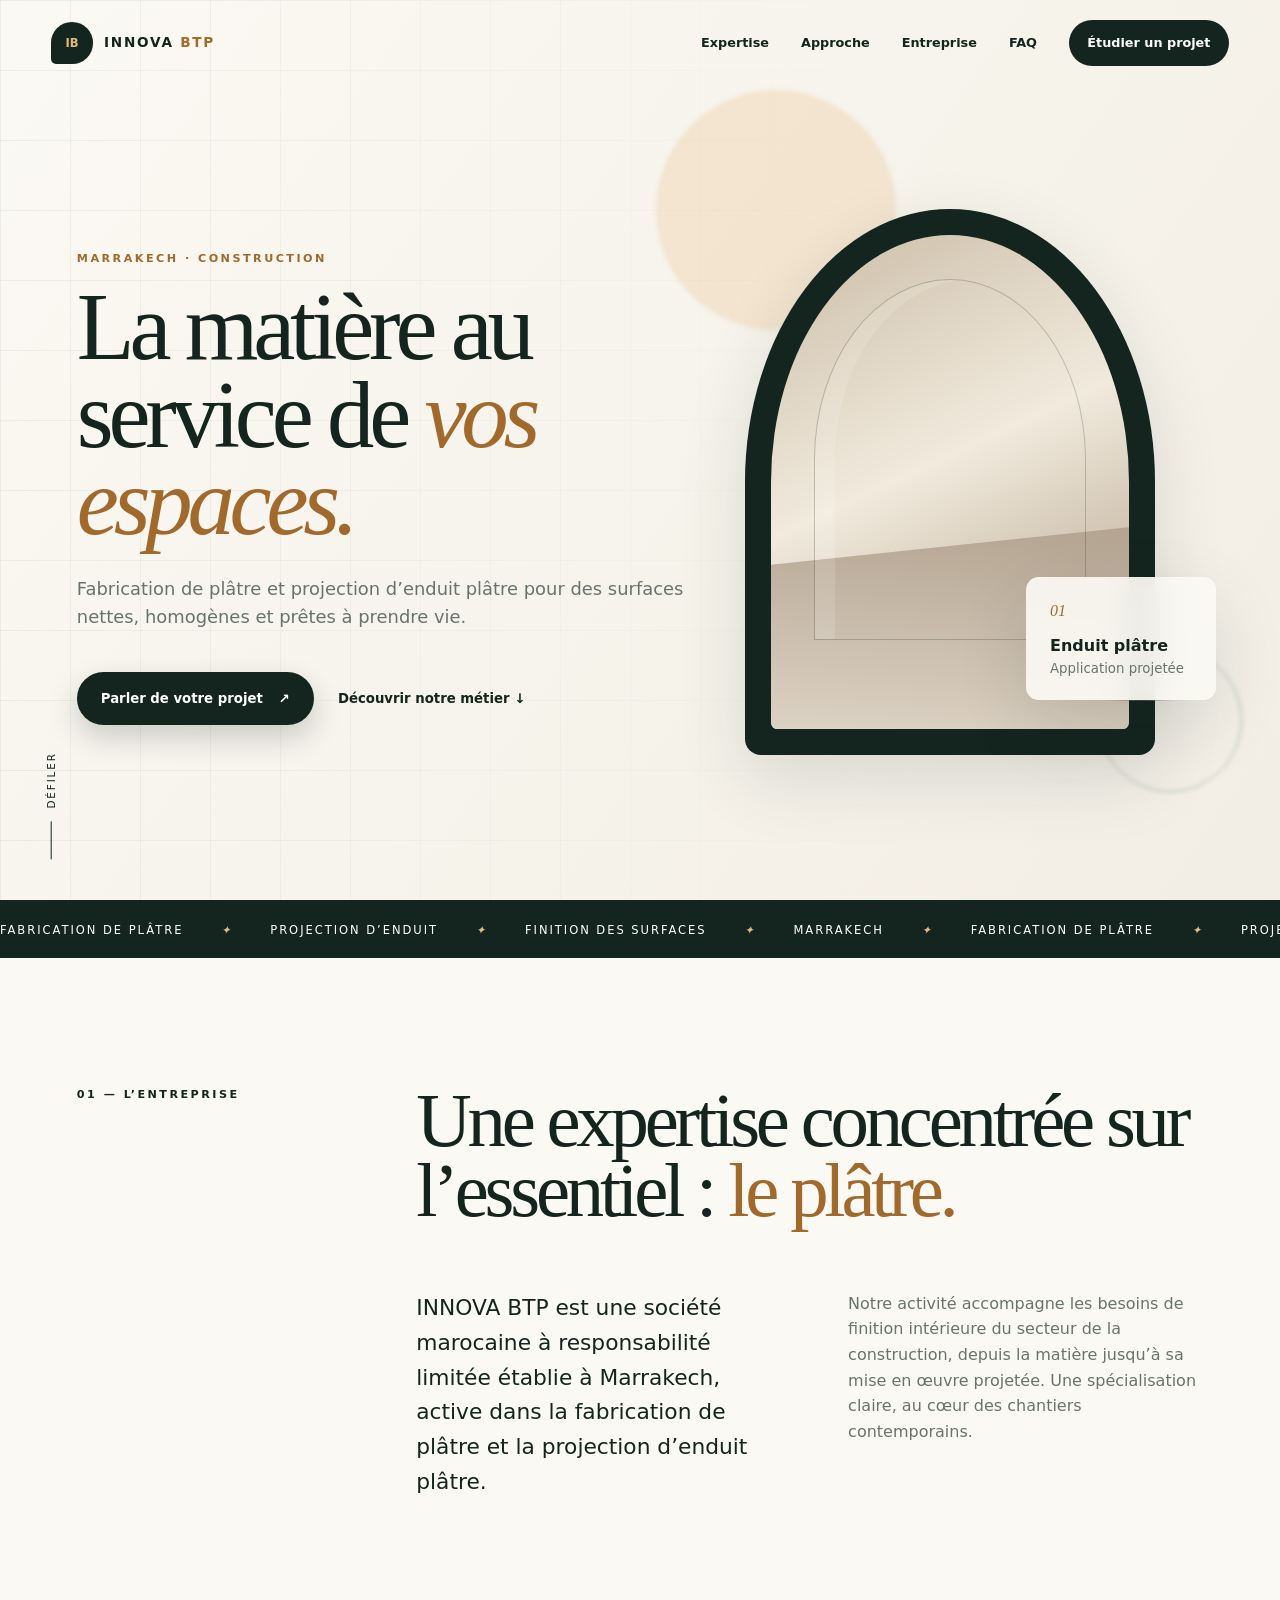
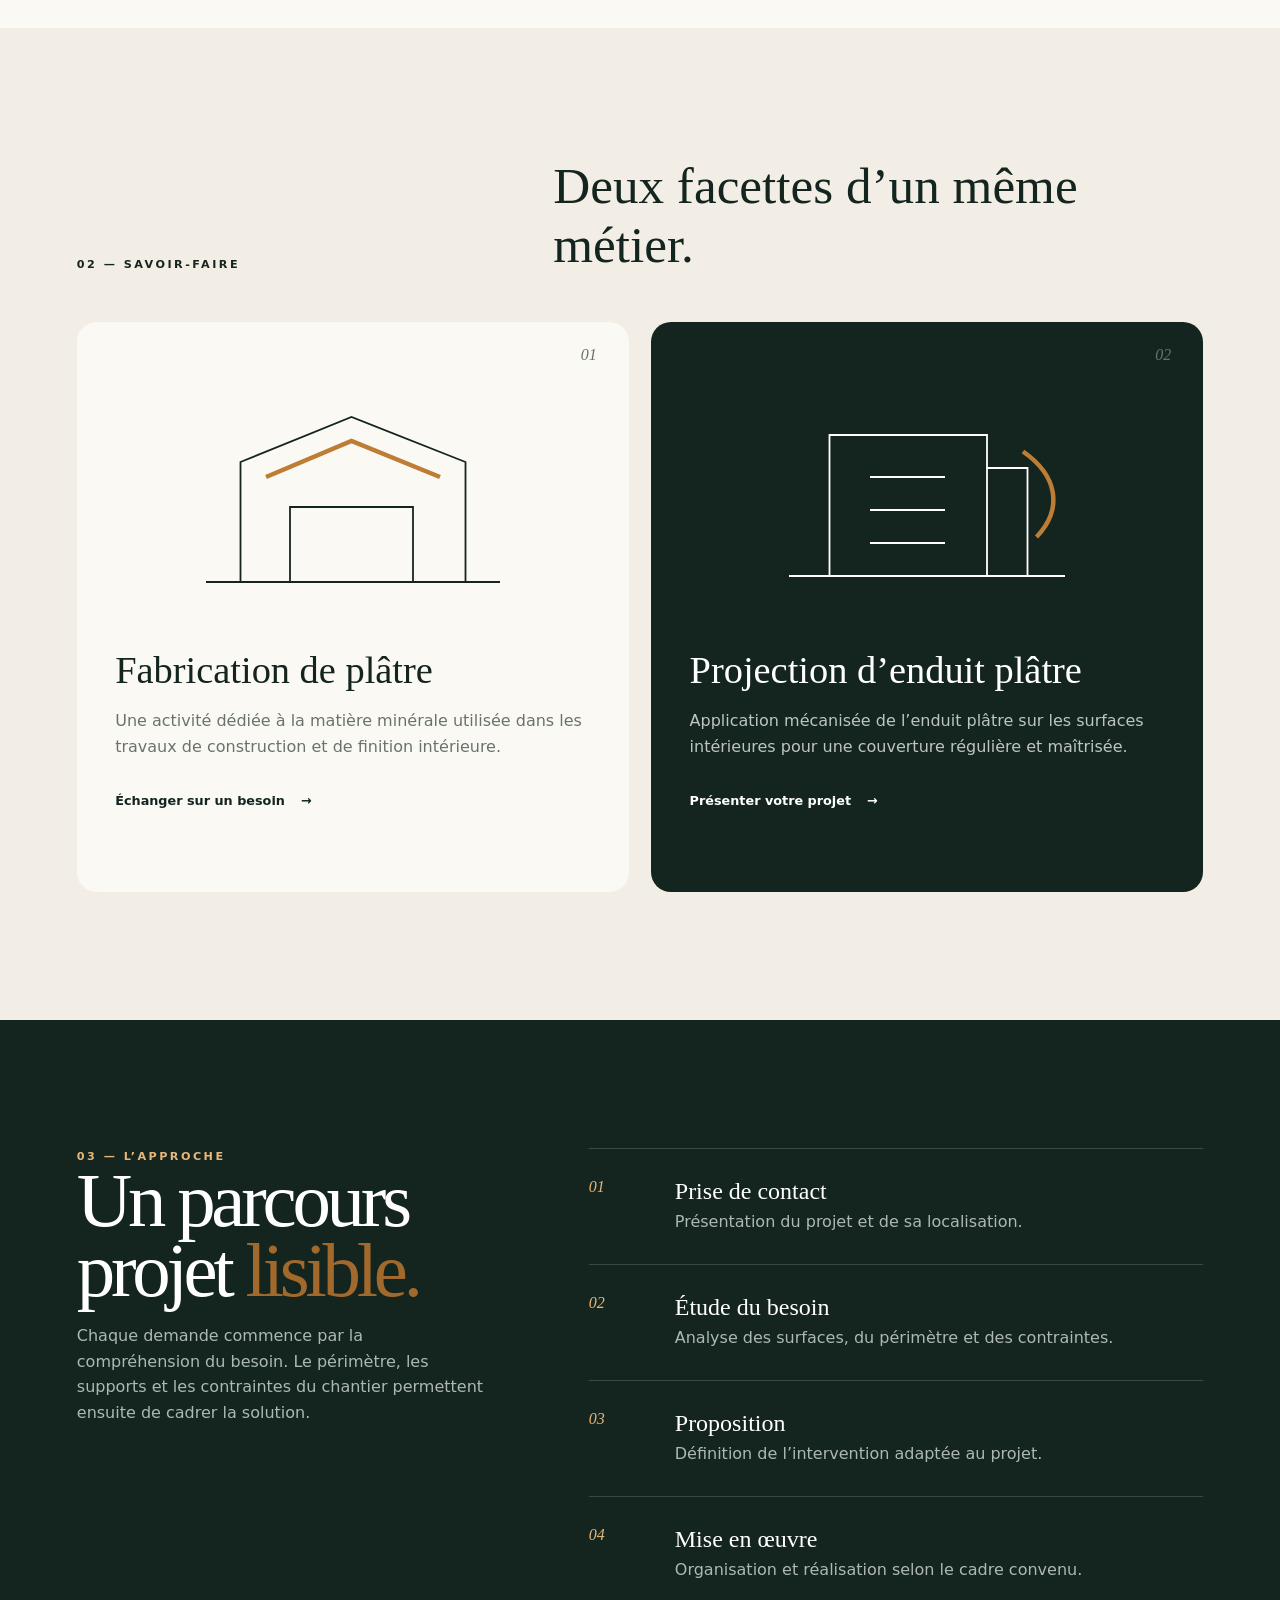
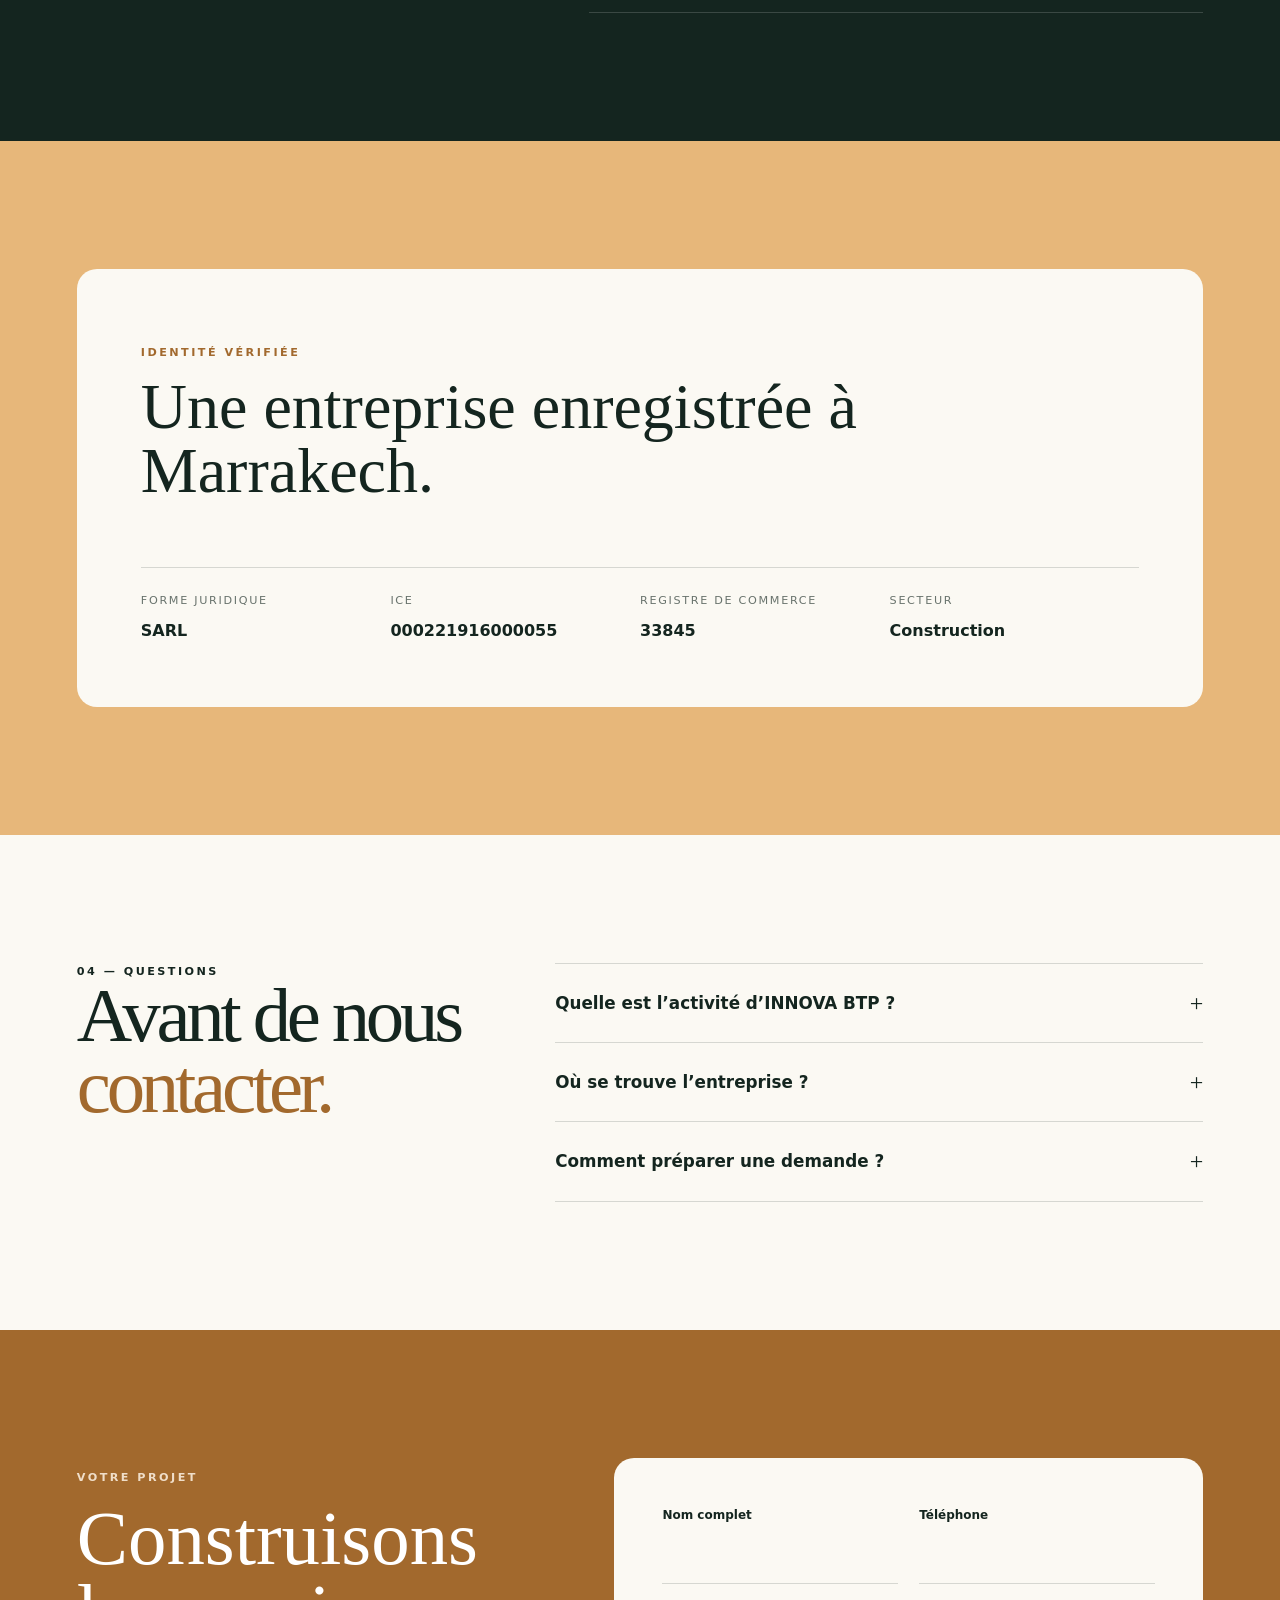
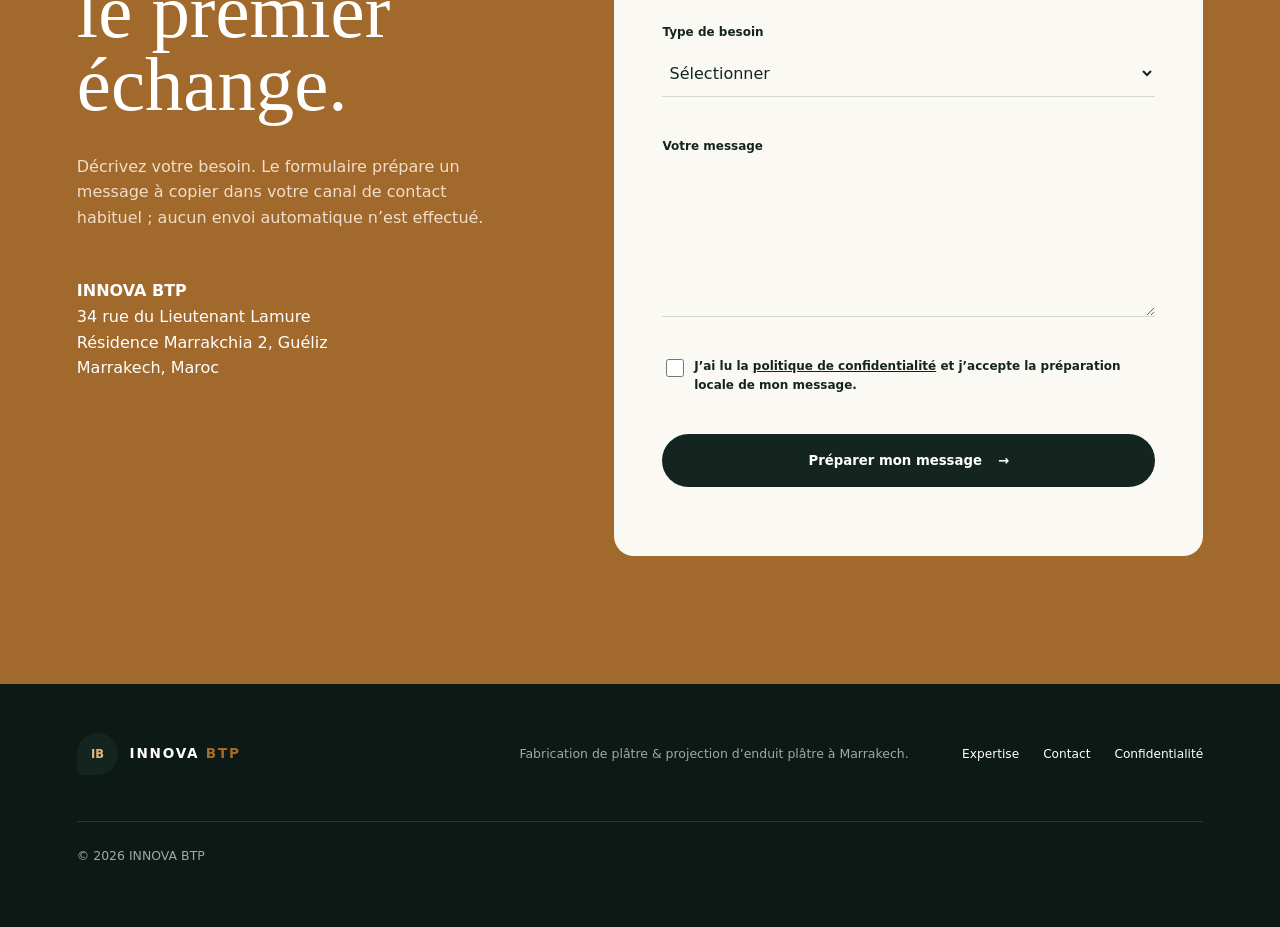
<file: index.html>
<!doctype html>
<html lang="fr">
<head>
  <meta charset="utf-8"><meta name="viewport" content="width=device-width,initial-scale=1">
  <title>INNOVA BTP — Plâtre & enduit projeté à Marrakech</title>
  <meta name="description" content="INNOVA BTP, fabricant de plâtre et spécialiste de la projection d’enduit plâtre à Marrakech.">
  <meta name="theme-color" content="#14251f"><meta name="google-site-verification" content="X0EvvvWEDlTYE9LuuX4nj2eLFCBxYpxoMkE8IM0bK-8" /><meta property="og:title" content="INNOVA BTP — Plâtre & enduit projeté"><meta property="og:description" content="Solutions de plâtre et projection d’enduit à Marrakech."><meta property="og:type" content="website"><meta property="og:locale" content="fr_MA">
  <link rel="icon" href="assets/icons/favicon.svg" type="image/svg+xml"><link rel="stylesheet" href="assets/css/style.css"><link rel="stylesheet" href="assets/css/animations.css"><link rel="stylesheet" href="assets/css/responsive.css">
  <script type="application/ld+json">{"@context":"https://schema.org","@type":"Organization","name":"INNOVA BTP","address":{"@type":"PostalAddress","streetAddress":"34 Rue Lt Lamur, Résidence Marrakchia 2, Guéliz","addressLocality":"Marrakech","addressCountry":"MA"}}</script>
</head>
<body>
  <a class="skip" href="#main">Aller au contenu</a><div class="loader" aria-hidden="true"><span>IB</span></div>
  <header class="site-header" id="header"><a class="brand" href="index.html" aria-label="INNOVA BTP, accueil"><span class="brand-mark">IB</span><span>INNOVA <b>BTP</b></span></a><button class="menu-toggle" aria-expanded="false" aria-controls="nav"><span></span><span></span><span></span><span class="sr-only">Menu</span></button><nav id="nav" aria-label="Navigation principale"><a href="#expertise">Expertise</a><a href="#approche">Approche</a><a href="#entreprise">Entreprise</a><a href="#faq">FAQ</a><a class="nav-cta" href="#contact">Étudier un projet</a><a class="mobile-legal" href="privacy-policy.html">Confidentialité</a></nav></header>
  <main id="main">
    <section class="hero" aria-labelledby="hero-title"><div class="hero-grid"></div><div class="orb orb-one"></div><div class="orb orb-two"></div><div class="hero-copy"><p class="eyebrow reveal">Marrakech · Construction</p><h1 id="hero-title" class="split-title">La matière au service de <em>vos espaces.</em></h1><p class="hero-lead reveal">Fabrication de plâtre et projection d’enduit plâtre pour des surfaces nettes, homogènes et prêtes à prendre vie.</p><div class="hero-actions reveal"><a class="button primary magnetic" href="#contact">Parler de votre projet <span>↗</span></a><a class="button text" href="#expertise">Découvrir notre métier ↓</a></div></div><div class="hero-visual" aria-hidden="true"><div class="arch"><div class="arch-inner"></div><div class="material-card"><span>01</span><strong>Enduit plâtre</strong><small>Application projetée</small></div></div></div><div class="scroll-cue" aria-hidden="true"><span></span>Défiler</div>
    </section>
    <section class="marquee" aria-label="Domaines d’activité"><div>FABRICATION DE PLÂTRE <i>✦</i> PROJECTION D’ENDUIT <i>✦</i> FINITION DES SURFACES <i>✦</i> MARRAKECH <i>✦</i> FABRICATION DE PLÂTRE <i>✦</i> PROJECTION D’ENDUIT <i>✦</i></div></section>
    <section class="section intro" id="entreprise"><div class="section-tag reveal">01 — L’entreprise</div><div><h2 class="display reveal">Une expertise concentrée sur l’essentiel&nbsp;: <span>le plâtre.</span></h2><div class="intro-grid"><p class="lead reveal">INNOVA BTP est une société marocaine à responsabilité limitée établie à Marrakech, active dans la fabrication de plâtre et la projection d’enduit plâtre.</p><p class="reveal">Notre activité accompagne les besoins de finition intérieure du secteur de la construction, depuis la matière jusqu’à sa mise en œuvre projetée. Une spécialisation claire, au cœur des chantiers contemporains.</p></div></div></section>
    <section class="section expertise" id="expertise"><div class="section-head"><div class="section-tag reveal">02 — Savoir-faire</div><h2 class="reveal">Deux facettes d’un même métier.</h2></div><div class="service-grid"><article class="service-card reveal tilt"><div class="service-no">01</div><svg viewBox="0 0 240 160" aria-hidden="true"><path d="M22 132h196M45 132V52l74-30 76 30v80M78 132V82h82v50"/><path class="accent" d="M62 62l57-24 59 24"/></svg><h3>Fabrication de plâtre</h3><p>Une activité dédiée à la matière minérale utilisée dans les travaux de construction et de finition intérieure.</p><a href="#contact">Échanger sur un besoin <span>→</span></a></article><article class="service-card dark reveal tilt"><div class="service-no">02</div><svg viewBox="0 0 240 160" aria-hidden="true"><path d="M28 128h184M55 128V34h105v94M160 56h27v72M82 62h50M82 84h50M82 106h50"/><path class="accent" d="M184 45c23 16 27 38 9 57"/></svg><h3>Projection d’enduit plâtre</h3><p>Application mécanisée de l’enduit plâtre sur les surfaces intérieures pour une couverture régulière et maîtrisée.</p><a href="#contact">Présenter votre projet <span>→</span></a></article></div></section>
    <section class="section process" id="approche"><div class="process-copy"><div class="section-tag reveal">03 — L’approche</div><h2 class="display reveal">Un parcours projet <span>lisible.</span></h2><p class="reveal">Chaque demande commence par la compréhension du besoin. Le périmètre, les supports et les contraintes du chantier permettent ensuite de cadrer la solution.</p></div><ol class="steps"><li class="reveal"><span>01</span><div><h3>Prise de contact</h3><p>Présentation du projet et de sa localisation.</p></div></li><li class="reveal"><span>02</span><div><h3>Étude du besoin</h3><p>Analyse des surfaces, du périmètre et des contraintes.</p></div></li><li class="reveal"><span>03</span><div><h3>Proposition</h3><p>Définition de l’intervention adaptée au projet.</p></div></li><li class="reveal"><span>04</span><div><h3>Mise en œuvre</h3><p>Organisation et réalisation selon le cadre convenu.</p></div></li></ol></section>
    <section class="section identity"><div class="identity-card reveal"><p class="eyebrow">Identité vérifiée</p><h2>Une entreprise enregistrée à Marrakech.</h2><dl><div><dt>Forme juridique</dt><dd>SARL</dd></div><div><dt>ICE</dt><dd>000221916000055</dd></div><div><dt>Registre de commerce</dt><dd>33845</dd></div><div><dt>Secteur</dt><dd>Construction</dd></div></dl></div></section>
    <section class="section faq" id="faq"><div><div class="section-tag reveal">04 — Questions</div><h2 class="display reveal">Avant de nous <span>contacter.</span></h2></div><div class="accordion"><article class="reveal"><button aria-expanded="false"><span>Quelle est l’activité d’INNOVA BTP&nbsp;?</span><i>+</i></button><div class="answer"><p>INNOVA BTP exerce dans la fabrication de plâtre et la projection d’enduit plâtre, dans le secteur de la construction.</p></div></article><article class="reveal"><button aria-expanded="false"><span>Où se trouve l’entreprise&nbsp;?</span><i>+</i></button><div class="answer"><p>Le siège est situé à la Résidence Marrakchia 2, 34 rue du Lieutenant Lamure, Guéliz, Marrakech, Maroc.</p></div></article><article class="reveal"><button aria-expanded="false"><span>Comment préparer une demande&nbsp;?</span><i>+</i></button><div class="answer"><p>Indiquez la nature du projet, sa localisation, les surfaces concernées et vos contraintes de calendrier. Ces éléments facilitent une première étude.</p></div></article></div></section>
    <section class="contact" id="contact"><div class="contact-copy"><p class="eyebrow reveal">Votre projet</p><h2 class="reveal">Construisons le premier échange.</h2><p class="reveal">Décrivez votre besoin. Le formulaire prépare un message à copier dans votre canal de contact habituel&nbsp;; aucun envoi automatique n’est effectué.</p><address class="reveal"><strong>INNOVA BTP</strong><br>34 rue du Lieutenant Lamure<br>Résidence Marrakchia 2, Guéliz<br>Marrakech, Maroc</address></div><form id="contact-form" novalidate><div class="field"><label for="name">Nom complet</label><input id="name" name="name" autocomplete="name" required minlength="2"><small></small></div><div class="field"><label for="phone">Téléphone</label><input id="phone" name="phone" autocomplete="tel" inputmode="tel" pattern="[0-9+ ()-]{7,20}"><small></small></div><div class="field full"><label for="subject">Type de besoin</label><select id="subject" name="subject" required><option value="">Sélectionner</option><option>Fabrication de plâtre</option><option>Projection d’enduit plâtre</option><option>Autre demande professionnelle</option></select><small></small></div><div class="field full"><label for="message">Votre message</label><textarea id="message" name="message" rows="5" required minlength="20"></textarea><small></small></div><div class="field full consent"><input type="checkbox" id="consent" required><label for="consent">J’ai lu la <a href="privacy-policy.html">politique de confidentialité</a> et j’accepte la préparation locale de mon message.</label><small></small></div><button class="button light full" type="submit">Préparer mon message <span>→</span></button><div class="form-status" role="status" aria-live="polite"></div></form></section>
  </main>
  <footer><a class="brand" href="index.html"><span class="brand-mark">IB</span><span>INNOVA <b>BTP</b></span></a><p>Fabrication de plâtre & projection d’enduit plâtre à Marrakech.</p><div class="footer-links"><a href="#expertise">Expertise</a><a href="#contact">Contact</a><a href="privacy-policy.html">Confidentialité</a></div><p class="copyright">© <span id="year"></span> INNOVA BTP</p></footer><button class="to-top" aria-label="Retour en haut">↑</button>
  <script src="assets/js/main.js" defer></script><script src="assets/js/animations.js" defer></script>
</body></html>
</file>
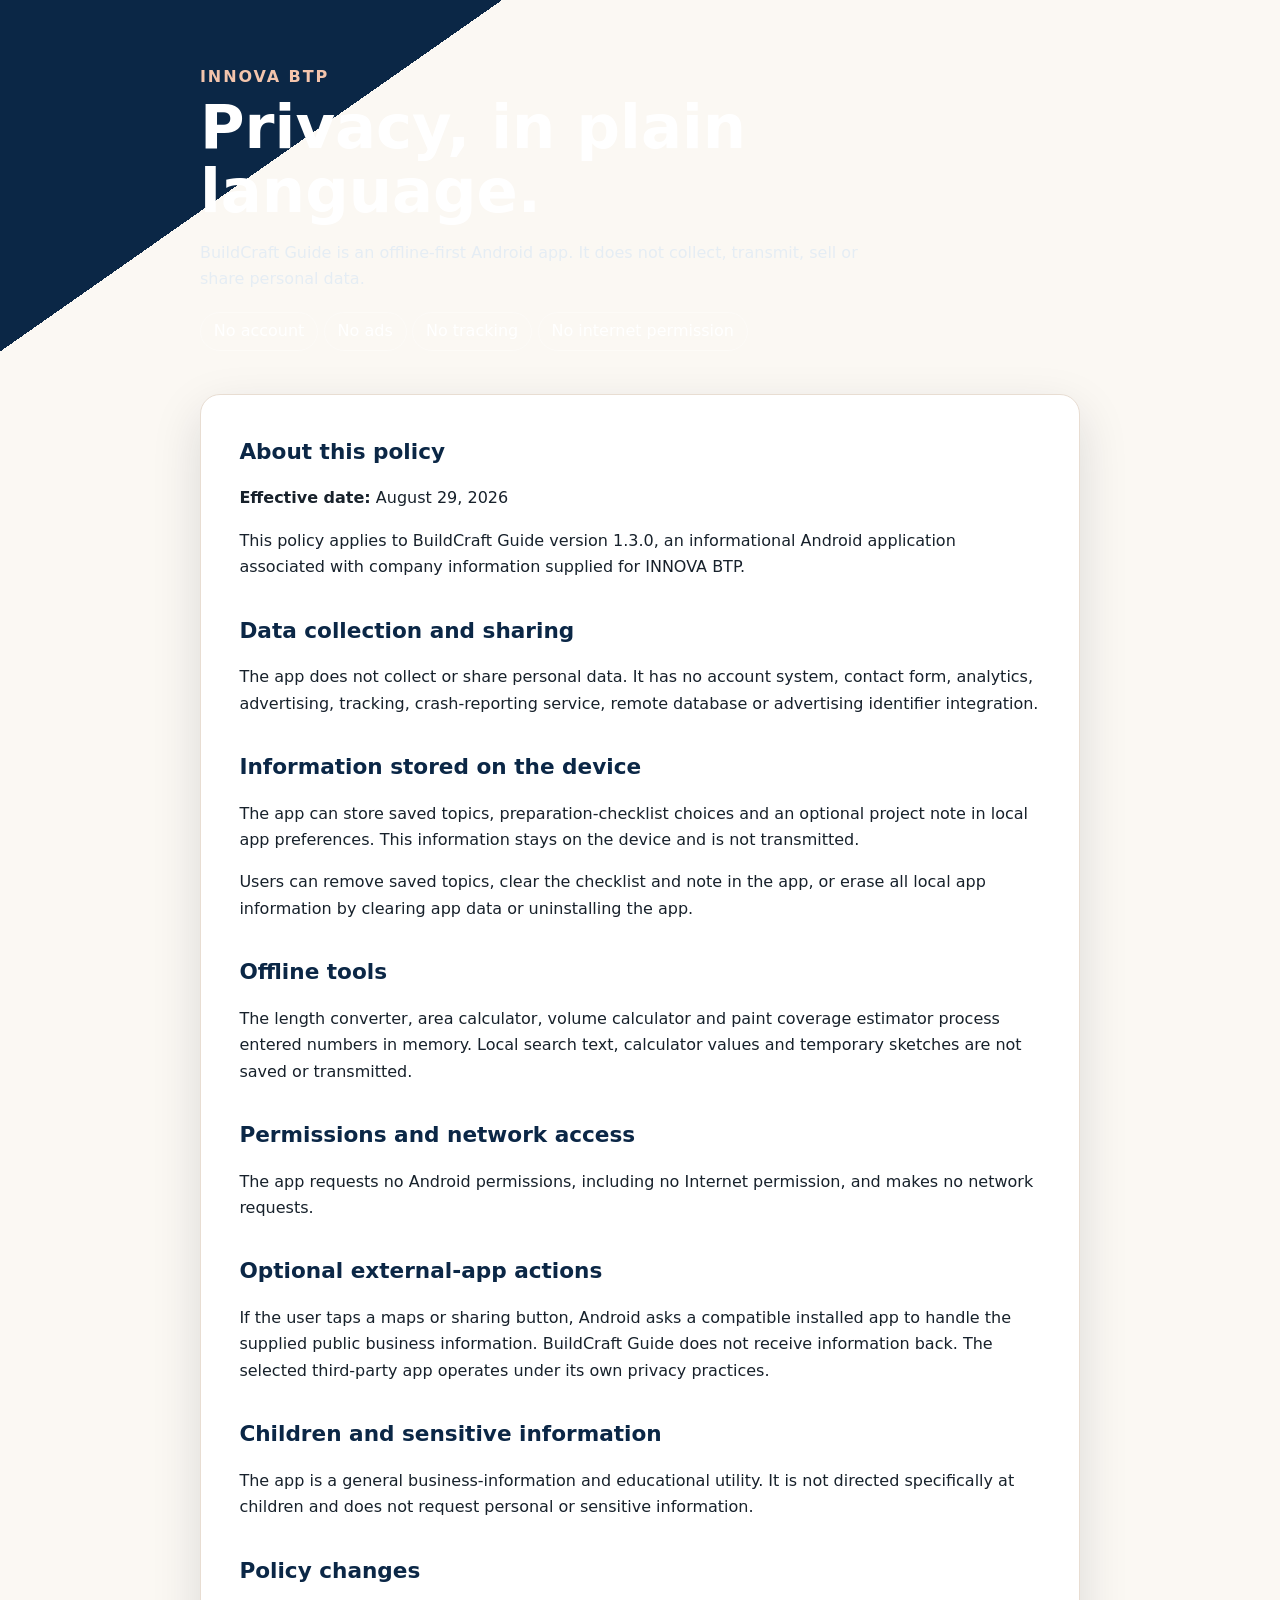
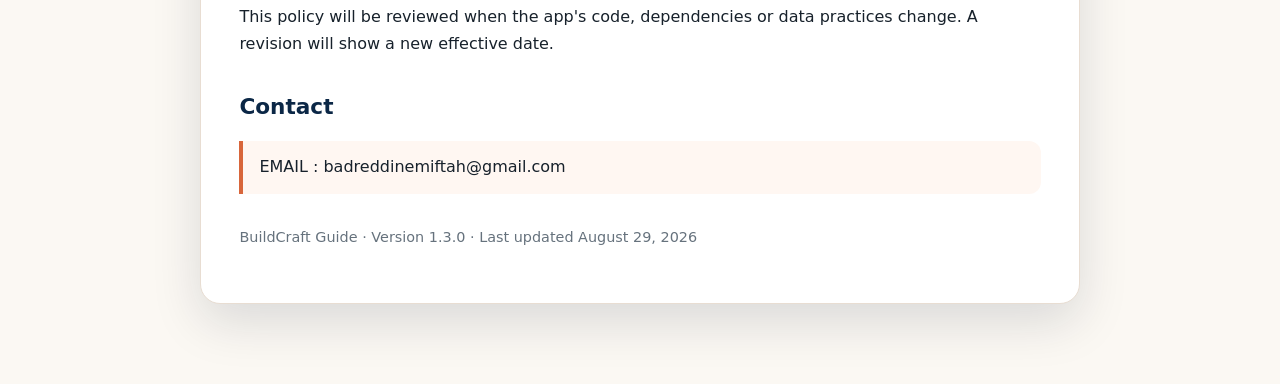
<file: privacy-policy.html>
<!doctype html>
<html lang="en">
<head>
  <meta charset="utf-8">
  <meta name="viewport" content="width=device-width,initial-scale=1">
  <meta name="color-scheme" content="light dark">
  <title>BuildCraft Guide Privacy Policy</title>
  <style>
    :root{--navy:#0b2746;--terra:#d8663b;--cream:#fbf8f3;--ink:#17212b;--muted:#66727d;--card:#fff;--line:#e8ddd2}
    *{box-sizing:border-box}body{margin:0;background:linear-gradient(145deg,var(--navy) 0 18rem,var(--cream) 18rem);color:var(--ink);font:16px/1.65 system-ui,-apple-system,"Segoe UI",sans-serif}main{width:min(880px,calc(100% - 2rem));margin:3rem auto 5rem}.hero{color:#fff;padding:1rem 0 2.5rem}.eyebrow{color:#f3c4ac;font-weight:750;letter-spacing:.12em;text-transform:uppercase}.hero h1{font-size:clamp(2rem,7vw,3.8rem);line-height:1.05;margin:.35rem 0 1rem}.hero p{max-width:44rem;color:#e5edf4}.badge{display:inline-block;border:1px solid #ffffff55;border-radius:999px;padding:.35rem .8rem;margin:.2rem .35rem .2rem 0}.card{background:var(--card);border:1px solid var(--line);border-radius:20px;box-shadow:0 18px 50px #071a2f22;padding:clamp(1.25rem,4vw,2.4rem)}h2{color:var(--navy);font-size:1.35rem;margin:2rem 0 .4rem}h2:first-child{margin-top:0}a{color:var(--terra)}li+li{margin-top:.35rem}.note{border-left:4px solid var(--terra);background:#fff7f2;padding:.85rem 1rem;border-radius:0 12px 12px 0}.footer{color:var(--muted);font-size:.9rem;margin-top:2rem}@media(prefers-color-scheme:dark){:root{--cream:#081725;--ink:#edf3f7;--muted:#b5c0c9;--card:#10283c;--line:#294258}.card h2{color:#f2a17c}.note{background:#243447}}
  </style>
</head>
<body>
<main>
  <header class="hero">
    <div class="eyebrow">INNOVA BTP</div><h1>Privacy, in plain language.</h1>
    <p>BuildCraft Guide is an offline-first Android app. It does not collect, transmit, sell or share personal data.</p>
    <span class="badge">No account</span><span class="badge">No ads</span><span class="badge">No tracking</span><span class="badge">No internet permission</span>
  </header>
  <article class="card">
    <h2>About this policy</h2><p><strong>Effective date:</strong> August 29, 2026</p><p>This policy applies to BuildCraft Guide version 1.3.0, an informational Android application associated with company information supplied for INNOVA BTP.</p>
    <h2>Data collection and sharing</h2><p>The app does not collect or share personal data. It has no account system, contact form, analytics, advertising, tracking, crash-reporting service, remote database or advertising identifier integration.</p>
    <h2>Information stored on the device</h2><p>The app can store saved topics, preparation-checklist choices and an optional project note in local app preferences. This information stays on the device and is not transmitted.</p><p>Users can remove saved topics, clear the checklist and note in the app, or erase all local app information by clearing app data or uninstalling the app.</p>
    <h2>Offline tools</h2><p>The length converter, area calculator, volume calculator and paint coverage estimator process entered numbers in memory. Local search text, calculator values and temporary sketches are not saved or transmitted.</p>
    <h2>Permissions and network access</h2><p>The app requests no Android permissions, including no Internet permission, and makes no network requests.</p>
    <h2>Optional external-app actions</h2><p>If the user taps a maps or sharing button, Android asks a compatible installed app to handle the supplied public business information. BuildCraft Guide does not receive information back. The selected third-party app operates under its own privacy practices.</p>
    <h2>Children and sensitive information</h2><p>The app is a general business-information and educational utility. It is not directed specifically at children and does not request personal or sensitive information.</p>
    <h2>Policy changes</h2><p>This policy will be reviewed when the app's code, dependencies or data practices change. A revision will show a new effective date.</p>
    <h2>Contact</h2><p class="note">EMAIL :  badreddinemiftah@gmail.com</p>
    <p class="footer">BuildCraft Guide · Version 1.3.0 · Last updated August 29, 2026</p>
  </article>
</main>
</body>
</html>
</file>
<file: assets/css/style.css>
:root{--ink:#14251f;--ink2:#1d332b;--cream:#f2eee5;--paper:#fbf9f3;--sand:#e7b77a;--sage:#9eb19f;--muted:#69736d;--line:rgba(20,37,31,.16);--radius:1.25rem;--shadow:0 24px 70px rgba(20,37,31,.12);--section:clamp(5rem,10vw,9rem);--ease:cubic-bezier(.22,1,.36,1)}
*{box-sizing:border-box}html{scroll-behavior:smooth;scroll-padding-top:6rem}body{margin:0;background:var(--paper);color:var(--ink);font-family:Inter,ui-sans-serif,system-ui,-apple-system,"Segoe UI",sans-serif;line-height:1.6;overflow-x:hidden}body.menu-open{overflow:hidden}a{color:inherit}button,input,select,textarea{font:inherit}img,svg{display:block;max-width:100%}.sr-only{position:absolute;width:1px;height:1px;padding:0;margin:-1px;overflow:hidden;clip:rect(0,0,0,0);white-space:nowrap;border:0}.skip{position:fixed;z-index:1000;left:1rem;top:-5rem;background:#fff;padding:.8rem 1rem}.skip:focus{top:1rem}a:focus-visible,button:focus-visible,input:focus-visible,select:focus-visible,textarea:focus-visible{outline:3px solid var(--sand);outline-offset:4px}
.site-header{position:fixed;z-index:100;inset:0 0 auto;display:flex;align-items:center;justify-content:space-between;padding:1.25rem clamp(1.25rem,4vw,4.5rem);transition:.4s var(--ease)}.site-header.scrolled{padding-top:.75rem;padding-bottom:.75rem;background:rgba(251,249,243,.9);backdrop-filter:blur(18px);box-shadow:0 1px var(--line)}.brand{display:inline-flex;align-items:center;gap:.7rem;text-decoration:none;font-size:.85rem;font-weight:700;letter-spacing:.13em}.brand b{color:#a56b28}.brand-mark{display:grid;place-items:center;width:2.6rem;height:2.6rem;border-radius:50% 50% 50% 12%;background:var(--ink);color:var(--sand);font-size:.72rem;letter-spacing:0}.site-header nav{display:flex;align-items:center;gap:clamp(1.25rem,2.5vw,2.75rem)}.site-header nav a{text-decoration:none;font-size:.8rem;font-weight:650;position:relative}.site-header nav a:not(.nav-cta):after{content:"";position:absolute;inset:auto 0 -.45rem;height:1px;background:var(--ink);transform:scaleX(0);transform-origin:right;transition:.35s}.site-header nav a:hover:after{transform:scaleX(1);transform-origin:left}.nav-cta{background:var(--ink);color:#fff;padding:.8rem 1.15rem;border-radius:999px}.mobile-legal{display:none}.menu-toggle{display:none;background:none;border:0;padding:.6rem}.menu-toggle span:not(.sr-only){display:block;width:24px;height:2px;background:var(--ink);margin:5px;transition:.3s}
.hero{min-height:100svh;position:relative;display:grid;grid-template-columns:1.1fr .9fr;align-items:center;padding:9rem clamp(1.25rem,6vw,7rem) 5rem;overflow:hidden;background:linear-gradient(125deg,var(--paper),var(--cream))}.hero-grid{position:absolute;inset:0;background-image:linear-gradient(var(--line) 1px,transparent 1px),linear-gradient(90deg,var(--line) 1px,transparent 1px);background-size:70px 70px;mask-image:linear-gradient(to right,#000,transparent 75%);opacity:.35}.hero-copy{position:relative;z-index:2;max-width:780px}.eyebrow,.section-tag{font-size:.7rem;text-transform:uppercase;letter-spacing:.22em;font-weight:750}.eyebrow{color:#a2692d}.hero h1,.display{font-family:Georgia,"Times New Roman",serif;font-weight:400;letter-spacing:-.055em;line-height:.92}.hero h1{font-size:clamp(3.5rem,7.4vw,8.5rem);margin:1rem 0 1.8rem}.hero h1 em,.display span{font-weight:400;color:#a2692d}.hero-lead{font-size:clamp(1rem,1.4vw,1.25rem);max-width:620px;color:var(--muted)}.hero-actions{display:flex;align-items:center;gap:1.5rem;margin-top:2.5rem}.button{border:0;display:inline-flex;align-items:center;justify-content:center;gap:1rem;text-decoration:none;font-weight:700;font-size:.83rem;cursor:pointer;min-height:3.3rem;border-radius:999px;transition:.35s var(--ease)}.button.primary{padding:0 1.5rem;color:#fff;background:var(--ink);box-shadow:0 12px 30px rgba(20,37,31,.2)}.button.primary:hover{background:#a2692d;transform:translateY(-3px)}.button.text:hover{gap:1.4rem}.hero-visual{position:relative;z-index:1;display:grid;place-items:center}.arch{width:min(32vw,470px);aspect-ratio:.75;border-radius:50% 50% 1rem 1rem;background:var(--ink);padding:clamp(1.2rem,2vw,2rem);position:relative;box-shadow:var(--shadow)}.arch-inner{height:100%;border-radius:50% 50% .4rem .4rem;background:linear-gradient(155deg,#cbbda7,#f1eadd 46%,#a8957c);position:relative;overflow:hidden}.arch-inner:before{content:"";position:absolute;width:130%;height:45%;bottom:-8%;left:-15%;background:linear-gradient(10deg,#e8e0d3,#b2a28e);transform:skewY(-6deg)}.arch-inner:after{content:"";position:absolute;inset:9% 12% 18%;border:1px solid rgba(20,37,31,.22);border-radius:50% 50% 0 0;box-shadow:inset 20px 0 rgba(255,255,255,.13)}.material-card{position:absolute;right:-15%;bottom:10%;background:rgba(251,249,243,.92);backdrop-filter:blur(15px);padding:1.3rem 1.5rem;min-width:190px;box-shadow:var(--shadow);border-radius:.8rem}.material-card span{font:italic 1rem Georgia;color:#a2692d}.material-card strong,.material-card small{display:block}.material-card strong{margin-top:.6rem}.material-card small{color:var(--muted)}.orb{position:absolute;border-radius:50%;filter:blur(2px)}.orb-one{width:15rem;height:15rem;background:rgba(231,183,122,.25);right:30%;top:10%}.orb-two{width:9rem;height:9rem;border:1px solid var(--sage);right:3%;bottom:12%}.scroll-cue{position:absolute;bottom:2rem;left:clamp(1.25rem,4vw,4.5rem);font-size:.65rem;letter-spacing:.18em;text-transform:uppercase;display:flex;align-items:center;gap:.8rem;transform:rotate(-90deg);transform-origin:left}.scroll-cue span{width:38px;height:1px;background:var(--ink)}
.marquee{overflow:hidden;background:var(--ink);color:#fff;padding:1rem 0;white-space:nowrap}.marquee div{display:inline-block;font-size:.72rem;letter-spacing:.17em;animation:marquee 25s linear infinite}.marquee i{color:var(--sand);padding:0 2rem}.section{padding:var(--section) clamp(1.25rem,6vw,7rem)}.intro{display:grid;grid-template-columns:minmax(120px,.35fr) 1fr;gap:4rem}.display{font-size:clamp(2.8rem,6vw,6.5rem);margin:0;max-width:1100px}.intro-grid{display:grid;grid-template-columns:1fr 1fr;gap:clamp(2rem,6vw,7rem);margin-top:4rem;max-width:1000px}.intro-grid p{margin:0;color:var(--muted)}.intro-grid .lead{font-size:clamp(1.15rem,1.7vw,1.5rem);color:var(--ink)}.expertise{background:var(--cream)}.section-head{display:flex;justify-content:space-between;align-items:end;margin-bottom:3rem}.section-head h2{font:400 clamp(2rem,4vw,4.5rem) Georgia;margin:0;max-width:650px}.service-grid{display:grid;grid-template-columns:1fr 1fr;gap:1.4rem}.service-card{min-height:570px;padding:clamp(1.6rem,3vw,3rem);background:var(--paper);border-radius:var(--radius);position:relative;overflow:hidden;transform-style:preserve-3d}.service-card.dark{background:var(--ink);color:#fff}.service-no{position:absolute;right:2rem;top:1.5rem;color:var(--muted);font:italic 1rem Georgia}.service-card svg{height:240px;margin:1.5rem auto;fill:none;stroke:currentColor;stroke-width:1.2}.service-card svg .accent{stroke:#bd7d35;stroke-width:3}.service-card h3{font:400 clamp(1.8rem,3vw,3.2rem) Georgia;margin:1rem 0}.service-card p{max-width:520px;color:var(--muted)}.service-card.dark p{color:#bdc5c1}.service-card a{text-decoration:none;font-size:.8rem;font-weight:700;display:inline-flex;gap:1rem;margin-top:1rem}.process{background:var(--ink);color:#fff;display:grid;grid-template-columns:.8fr 1.2fr;gap:clamp(3rem,8vw,10rem)}.process .section-tag{color:var(--sand)}.process-copy p{color:#aeb8b3;max-width:500px}.steps{list-style:none;padding:0;margin:0}.steps li{display:grid;grid-template-columns:70px 1fr;gap:1rem;padding:1.8rem 0;border-top:1px solid rgba(255,255,255,.16)}.steps li:last-child{border-bottom:1px solid rgba(255,255,255,.16)}.steps li>span{font:italic 1rem Georgia;color:var(--sand)}.steps h3{margin:0;font:400 1.5rem Georgia}.steps p{margin:.3rem 0 0;color:#aeb8b3}.identity{background:var(--sand)}.identity-card{background:var(--paper);padding:clamp(2rem,5vw,5rem);border-radius:var(--radius)}.identity-card h2{font:400 clamp(2.4rem,5vw,5rem) Georgia;max-width:800px;line-height:1;margin:.8rem 0 4rem}.identity-card dl{display:grid;grid-template-columns:repeat(4,1fr);margin:0;border-top:1px solid var(--line)}.identity-card dl div{padding:1.5rem 1rem 0 0}.identity-card dt{font-size:.7rem;text-transform:uppercase;letter-spacing:.15em;color:var(--muted)}.identity-card dd{margin:.5rem 0 0;font-weight:750}.faq{display:grid;grid-template-columns:.75fr 1.25fr;gap:clamp(3rem,7vw,8rem)}.accordion article{border-top:1px solid var(--line)}.accordion article:last-child{border-bottom:1px solid var(--line)}.accordion button{width:100%;display:flex;justify-content:space-between;align-items:center;text-align:left;padding:1.6rem 0;background:none;border:0;color:var(--ink);font-size:1.05rem;font-weight:700;cursor:pointer}.accordion button i{font:400 1.5rem Georgia;transition:.3s}.accordion button[aria-expanded=true] i{transform:rotate(45deg)}.answer{display:grid;grid-template-rows:0fr;transition:.4s var(--ease)}.answer p{overflow:hidden;margin:0;color:var(--muted)}.accordion button[aria-expanded=true]+.answer{grid-template-rows:1fr}.accordion button[aria-expanded=true]+.answer p{padding-bottom:1.5rem}.contact{background:#a2692d;color:#fff;padding:var(--section) clamp(1.25rem,6vw,7rem);display:grid;grid-template-columns:.85fr 1.15fr;gap:clamp(3rem,8vw,9rem)}.contact h2{font:400 clamp(3rem,6vw,6rem) Georgia;line-height:.95;margin:1rem 0 2rem}.contact-copy>p{max-width:530px;color:#f0dec9}.contact address{font-style:normal;margin-top:3rem}.contact form{display:grid;grid-template-columns:1fr 1fr;gap:1.3rem;background:var(--paper);color:var(--ink);padding:clamp(1.5rem,4vw,3rem);border-radius:var(--radius)}.field{display:flex;flex-direction:column;gap:.45rem}.field.full,.button.full,.form-status{grid-column:1/-1}.field label{font-size:.75rem;font-weight:750}.field input,.field select,.field textarea{width:100%;border:0;border-bottom:1px solid var(--line);background:transparent;padding:.8rem .2rem;color:var(--ink);border-radius:0}.field textarea{resize:vertical}.field small{color:#a13d2d;min-height:1em;font-size:.7rem}.field.invalid input,.field.invalid select,.field.invalid textarea{border-color:#a13d2d}.consent{display:grid;grid-template-columns:auto 1fr;align-items:start}.consent input{width:1.1rem;height:1.1rem;margin-top:.15rem}.consent small{grid-column:2}.button.light{background:var(--ink);color:#fff}.form-status{font-size:.82rem;white-space:pre-wrap}footer{background:#0c1915;color:#fff;padding:3rem clamp(1.25rem,6vw,7rem);display:grid;grid-template-columns:1fr 1fr auto;gap:2rem;align-items:center}footer>p{color:#9eaaa4;font-size:.78rem}.footer-links{display:flex;gap:1.5rem}.footer-links a{font-size:.76rem;text-decoration:none}.copyright{grid-column:1/-1;padding-top:1.5rem;border-top:1px solid rgba(255,255,255,.12)}.to-top{position:fixed;z-index:50;right:1.2rem;bottom:1.2rem;width:3rem;height:3rem;border-radius:50%;border:0;background:var(--ink);color:#fff;opacity:0;transform:translateY(1rem);pointer-events:none;transition:.3s}.to-top.visible{opacity:1;transform:none;pointer-events:auto}
.legal-hero{padding:10rem clamp(1.25rem,6vw,7rem) 4rem;background:var(--cream)}.legal-hero h1{font:400 clamp(3rem,7vw,7rem) Georgia;line-height:.95;margin:1rem 0}.legal-layout{display:grid;grid-template-columns:260px minmax(0,780px);gap:clamp(3rem,8vw,9rem);padding:5rem clamp(1.25rem,6vw,7rem);justify-content:center}.toc{position:sticky;top:7rem;align-self:start;border-left:1px solid var(--line);padding-left:1.3rem}.toc strong{display:block;margin-bottom:1rem}.toc a{display:block;text-decoration:none;color:var(--muted);font-size:.82rem;padding:.3rem 0}.legal-content section{margin-bottom:3rem}.legal-content h2{font:400 2rem Georgia;line-height:1.15}.legal-content p,.legal-content li{color:#53605a}.notice{padding:1rem 1.2rem;background:var(--cream);border-left:3px solid var(--sand)}
</file>
<file: assets/css/animations.css>
.loader{position:fixed;z-index:999;inset:0;display:grid;place-items:center;background:var(--ink);color:var(--sand);transition:.7s var(--ease)}.loader span{font:italic 2rem Georgia;animation:pulse 1s infinite alternate}.loaded .loader{opacity:0;visibility:hidden}.reveal{opacity:0;transform:translateY(30px);transition:opacity .8s var(--ease),transform .8s var(--ease)}.reveal.visible{opacity:1;transform:none}.split-title{opacity:0;transform:translateY(35px);transition:1s .15s var(--ease)}.loaded .split-title{opacity:1;transform:none}.arch{animation:float 7s ease-in-out infinite}.orb-one{animation:drift 9s ease-in-out infinite alternate}.material-card{animation:float 5s 1s ease-in-out infinite}.steps li.visible{transition-delay:calc(var(--i,0)*.09s)}@keyframes pulse{to{opacity:.35;transform:scale(.92)}}@keyframes float{50%{transform:translateY(-12px)}}@keyframes drift{to{transform:translate(30px,20px) scale(1.1)}}@keyframes marquee{to{transform:translateX(-50%)}}
@media(prefers-reduced-motion:reduce){html{scroll-behavior:auto}*,*:before,*:after{animation-duration:.01ms!important;animation-iteration-count:1!important;transition-duration:.01ms!important}.reveal{opacity:1;transform:none}}
@media print{.site-header,.to-top,.toc,footer{display:none!important}.legal-hero,.legal-layout{padding:1rem;display:block}.legal-content{max-width:none;color:#000}.legal-content section{break-inside:avoid}}
</file>
<file: assets/css/responsive.css>
@media(max-width:900px){.site-header{padding:1rem 1.25rem}.menu-toggle{display:block;z-index:2}.site-header nav{position:fixed;inset:0;background:var(--paper);display:flex;flex-direction:column;justify-content:center;gap:2rem;transform:translateX(100%);transition:.5s var(--ease)}.site-header nav.open{transform:none}.site-header nav a{font:400 2rem Georgia}.mobile-legal{display:block}.menu-toggle[aria-expanded=true] span:nth-child(1){transform:translateY(7px) rotate(45deg)}.menu-toggle[aria-expanded=true] span:nth-child(2){opacity:0}.menu-toggle[aria-expanded=true] span:nth-child(3){transform:translateY(-7px) rotate(-45deg)}.hero{grid-template-columns:1fr;padding-top:8rem}.hero-copy{align-self:end}.hero-visual{position:absolute;right:-7rem;top:18%;opacity:.32}.arch{width:52vw}.hero h1{max-width:750px}.intro,.process,.faq,.contact{grid-template-columns:1fr}.identity-card dl{grid-template-columns:1fr 1fr}.legal-layout{grid-template-columns:1fr}.toc{position:static}.section-head{display:block}.section-head h2{margin-top:1rem}footer{grid-template-columns:1fr 1fr}.footer-links{justify-content:flex-end}}
@media(max-width:640px){.hero{min-height:92svh}.hero h1{font-size:clamp(3.4rem,16vw,5rem)}.hero-actions{align-items:flex-start;flex-direction:column}.hero-visual{top:23%;right:-6rem}.arch{width:70vw}.material-card{display:none}.scroll-cue{display:none}.section{padding-left:1.15rem;padding-right:1.15rem}.intro{gap:2rem}.intro-grid,.service-grid{grid-template-columns:1fr}.service-card{min-height:auto}.service-card svg{height:170px}.process{padding-left:1.15rem;padding-right:1.15rem}.identity-card dl{grid-template-columns:1fr}.identity-card dl div{border-bottom:1px solid var(--line);padding-bottom:1rem}.contact{padding-left:1.15rem;padding-right:1.15rem}.contact form{grid-template-columns:1fr}.field{grid-column:1/-1}footer{grid-template-columns:1fr}.footer-links{justify-content:flex-start;flex-wrap:wrap}.legal-hero,.legal-layout{padding-left:1.15rem;padding-right:1.15rem}.toc{display:none}}
</file>
